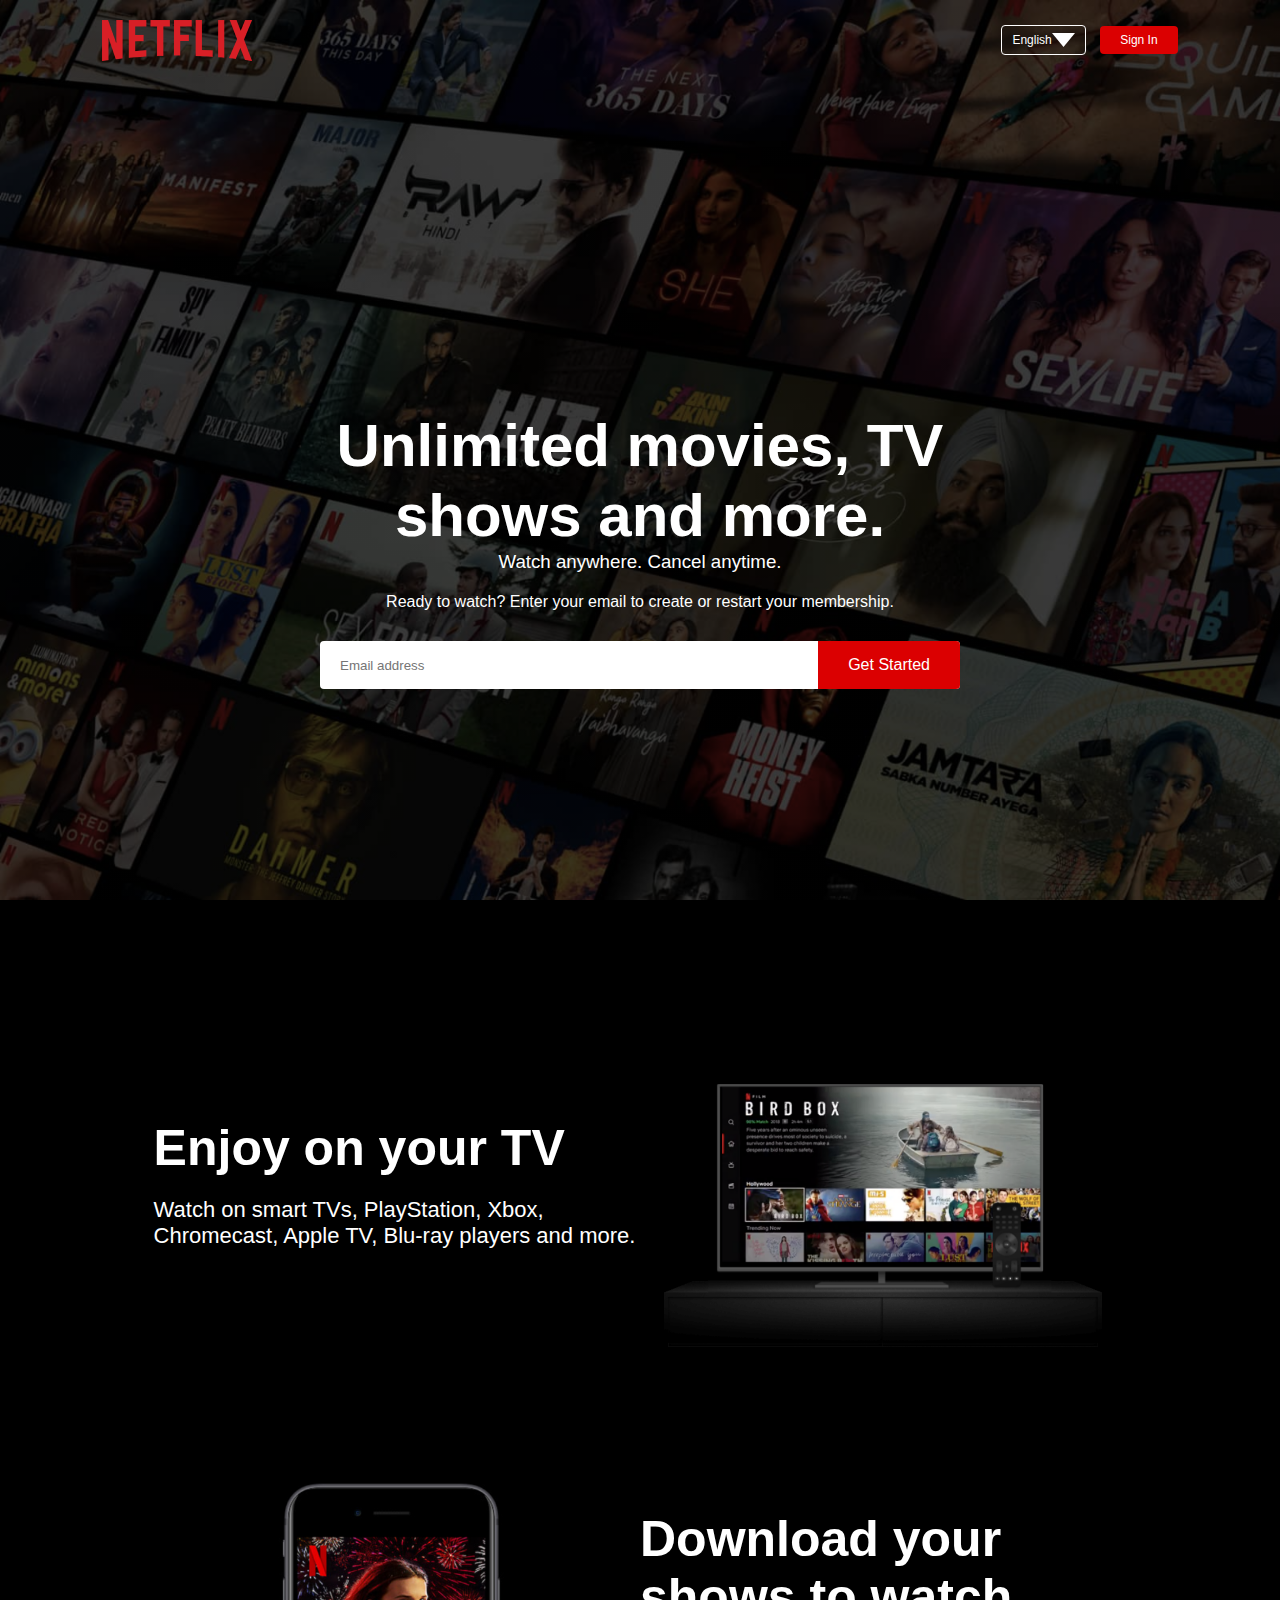
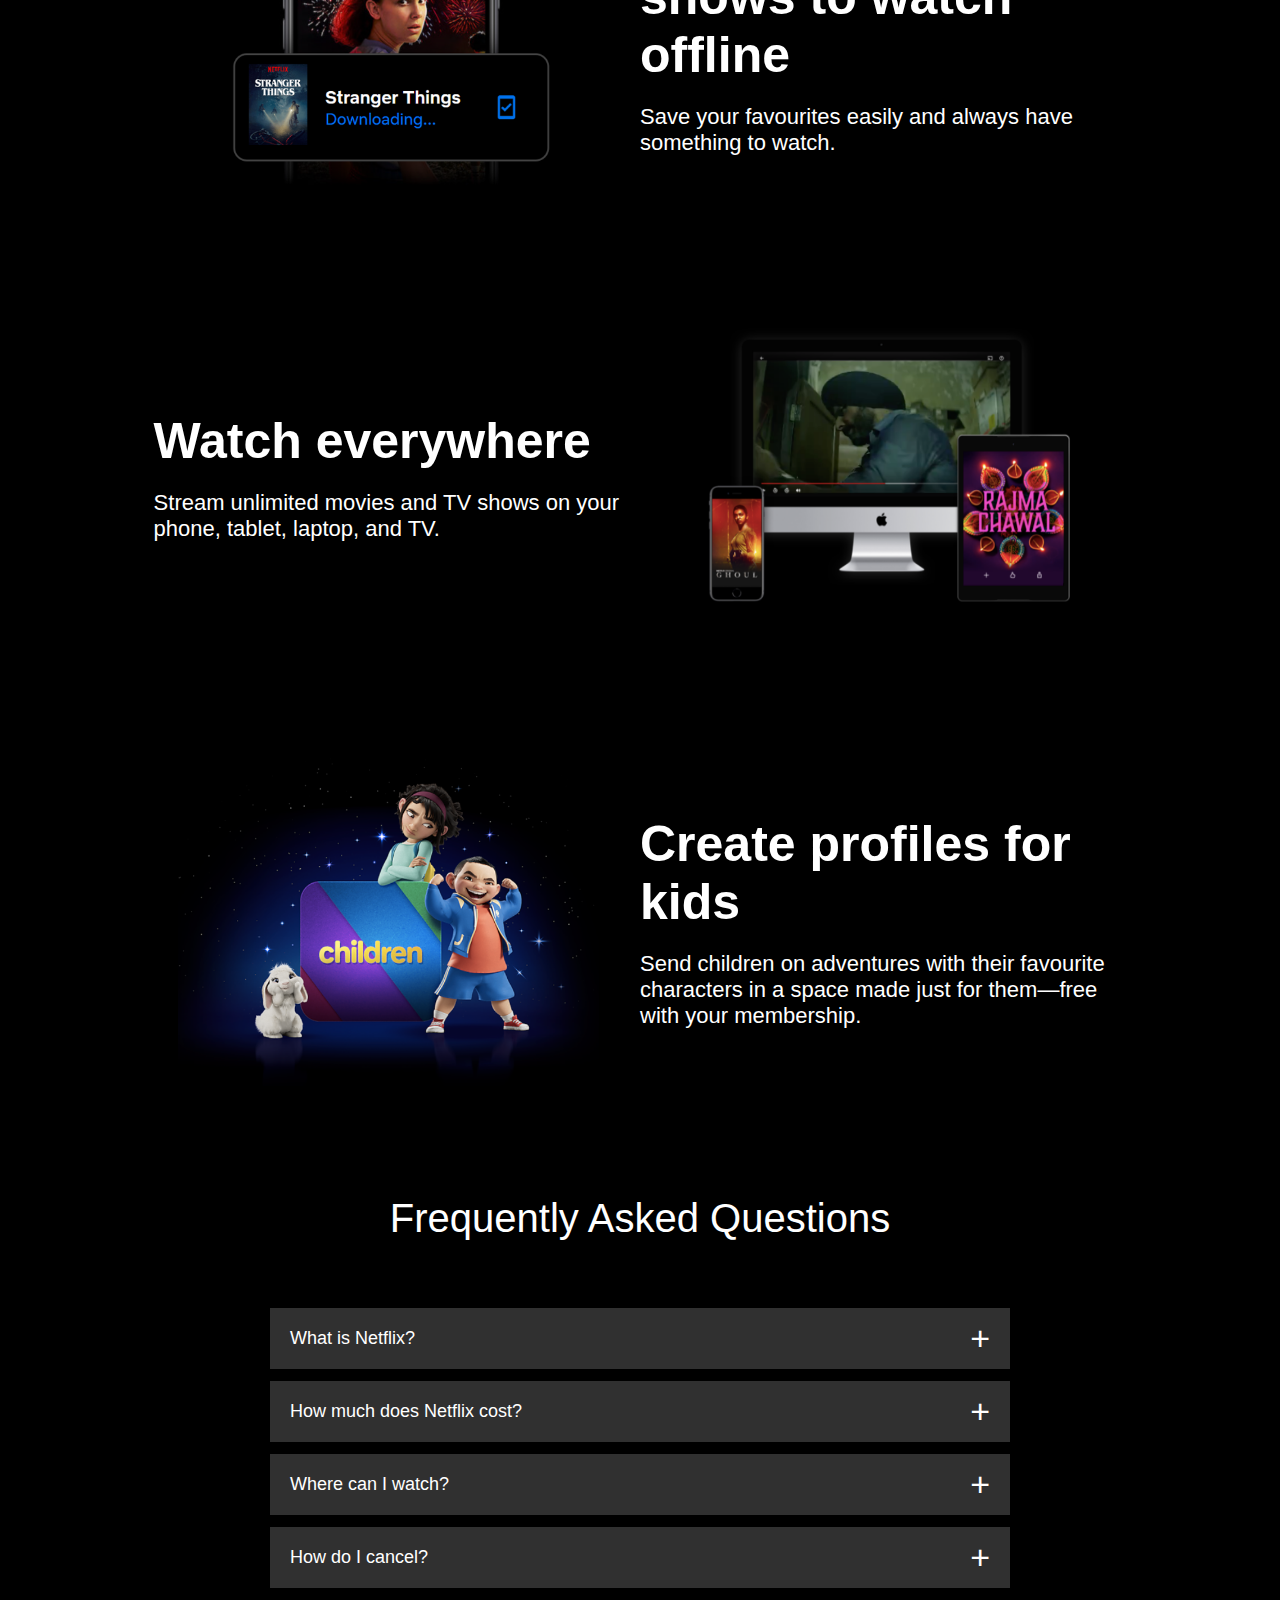
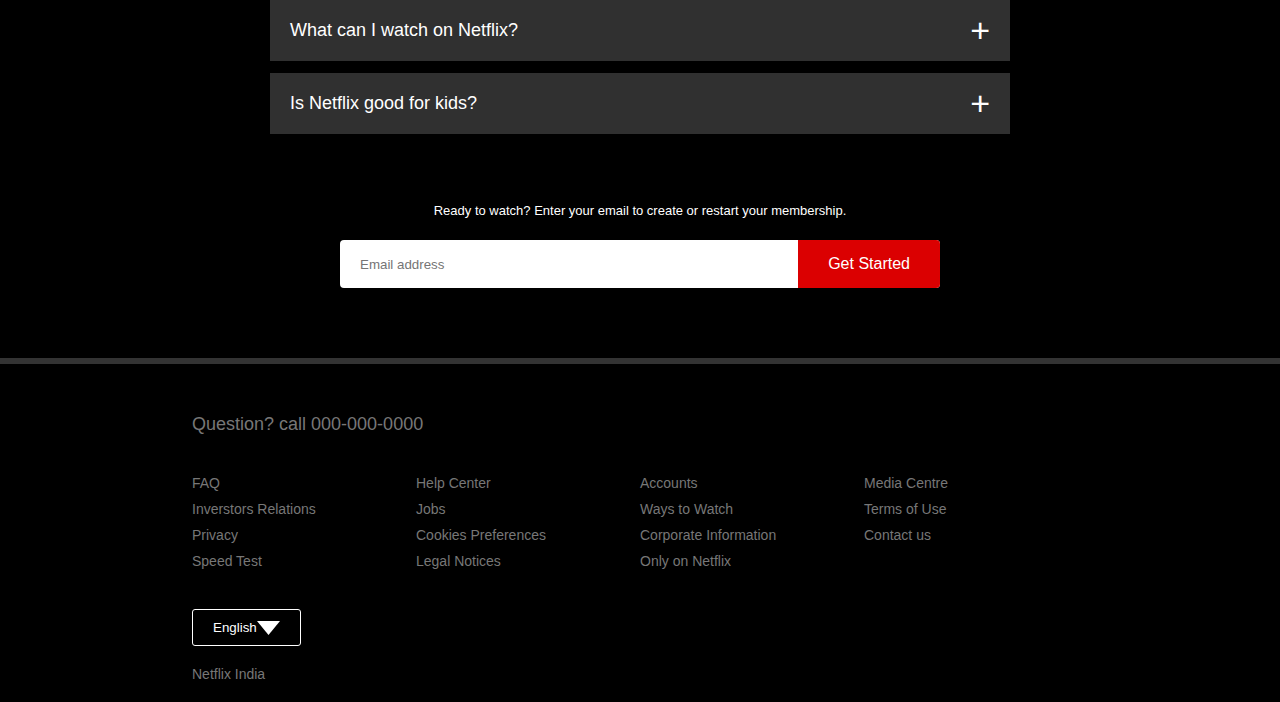
<file: Homepage of Netflix/index.html>
<!DOCTYPE html>
<html lang="en">

<head>
    <meta charset="UTF-8">
    <meta name="viewport" content="width=device-width, initial-scale=1.0">
    <title>Netflix</title>
    <link rel="stylesheet" href="style.css">
</head>

<body>

    <div class="header">
        <nav>
            <img src="netflix-img/logo.png" class="logo">
            <div>
                <button class="language-btn">English <img src="netflix-img/down-icon.png" alt=""></button>
                <button>Sign In</button>
            </div>
        </nav>
        <div class="header-content">
            <h1>Unlimited movies, TV shows and more.</h1>
            <h3>Watch anywhere. Cancel anytime.</h3>
            <p>Ready to watch? Enter your email to create or restart your membership.</p>
            <form class="email-signup">
                <input type="email" placeholder="Email address" required>
                <button type="submit">Get Started</button>
            </form>
        </div>
    </div>

    <div class="features">
        <div class="row">
            <div class="text-col">
                <h2>Enjoy on your TV</h2>
                <p>Watch on smart TVs, PlayStation, Xbox, Chromecast, Apple TV, Blu-ray players and more.</p>
            </div>
            <div class="img-col">
                <img src="netflix-img/feature-1.png">
            </div>

        </div>


        <div class="row">
            <div class="img-col">
                <img src="netflix-img/feature-2.png">
            </div>
            <div class="text-col">
                <h2>Download your shows to watch offline</h2>
                <p>Save your favourites easily and always have something to watch.</p>
            </div>
        </div>

        <div class="row">
            <div class="text-col">
                <h2>Watch everywhere</h2>
                <p>Stream unlimited movies and TV shows on your phone, tablet, laptop, and TV.</p>
            </div>
            <div class="img-col">
                <img src="netflix-img/feature-3.png">
            </div>
        </div>

        <div class="row">
            <div class="img-col">
                <img src="netflix-img/feature-4.png">
            </div>
            <div class="text-col">
                <h2>Create profiles for kids</h2>
                <p>Send children on adventures with their favourite characters in a space made just for them—free with
                    your
                    membership.</p>
            </div>

        </div>

    </div>



    <div class="faq">
        <h2>Frequently Asked Questions</h2>
        <ul class="accordion">
            <li>
                <input type="radio" name="accordion" id="first">
                <label for="first">What is Netflix?</label>
                <div class="content">
                    <p>Netflix is a streaming service that offers a wide variety of award-winning TV shows, movies,
                        anime, documentaries and more – on thousands of internet-connected devices.

                        You can watch as much as you want, whenever you want, without a single ad – all for one low
                        monthly price. There's always something new to discover, and new TV shows and movies are added
                        every week!</p>
                </div>
            </li>
            <li>
                <input type="radio" name="accordion" id="second">
                <label for="second">How much does Netflix cost?</label>
                <div class="content">
                    <p>Watch Netflix on your smartphone, tablet, Smart TV, laptop, or streaming device, all for one
                        fixed monthly fee. Plans range from ₹ 149 to ₹ 649 a month. No extra costs, no contracts.</p>
                </div>
            </li>
            <li>
                <input type="radio" name="accordion" id="third">
                <label for="third">Where can I watch?</label>
                <div class="content">
                    <p>Watch anywhere, anytime. Sign in with your Netflix account to watch instantly on the web at
                        netflix.com from your personal computer or on any internet-connected device that offers the
                        Netflix app, including smart TVs, smartphones, tablets, streaming media players and game
                        consoles.

                        You can also download your favourite shows with the iOS, Android, or Windows 10 app. Use
                        downloads to watch while you're on the go and without an internet connection. Take Netflix with
                        you anywhere.</p>
                </div>
            </li>
            <li>
                <input type="radio" name="accordion" id="fourth">
                <label for="fourth">How do I cancel?
                </label>
                <div class="content">
                    <p>Netflix is flexible. There are no annoying contracts and no commitments. You can easily cancel
                        your account online in two clicks. There are no cancellation fees – start or stop your account
                        anytime.</p>
                </div>
            </li>
            <li>
                <input type="radio" name="accordion" id="fifth">
                <label for="fifth">What can I watch on Netflix?</label>
                <div class="content">
                    <p>Netflix has an extensive library of feature films, documentaries, TV shows, anime, award-winning
                        Netflix originals, and more. Watch as much as you want, anytime you want.</p>
                </div>
            </li>
            <li>
                <input type="radio" name="accordion" id="sixth">
                <label for="sixth">Is Netflix good for kids?</label>
                <div class="content">
                    <p>The Netflix Kids experience is included in your membership to give parents control while kids
                        enjoy family-friendly TV shows and films in their own space.

                        Kids profiles come with PIN-protected parental controls that let you restrict the maturity
                        rating of content kids can watch and block specific titles you don’t want kids to see.</p>
                </div>
            </li>
        </ul>
        <small>Ready to watch? Enter your email to create or restart your membership.</small>
        <form class="email-signup">
            <input type="email" placeholder="Email address" required>
            <button type="submit">Get Started</button>
        </form>
    </div>

    <div class="footer">
        <h2>Question? call 000-000-0000</h2>

        <div class="row">
            <div class="col">
                <a href="#">FAQ</a>
                <a href="#">Inverstors Relations</a>
                <a href="#">Privacy</a>
                <a href="#">Speed Test</a>
            </div>
            <div class="col">
                <a href="#">Help Center</a>
                <a href="#">Jobs</a>
                <a href="#">Cookies Preferences</a>
                <a href="#">Legal Notices</a>
            </div>
            <div class="col">
                <a href="#">Accounts</a>
                <a href="#">Ways to Watch</a>
                <a href="#">Corporate Information</a>
                <a href="#">Only on Netflix</a>
            </div>
            <div class="col">
                <a href="#">Media Centre</a>
                <a href="#">Terms of Use</a>
                <a href="#">Contact us</a>
            </div>
        </div>
        <button class="language-btn">English <img src="netflix-img/down-icon.png" alt=""></button>
        <p class="copyright-txt">Netflix India</p>
    </div>
</body>

</html>
</file>
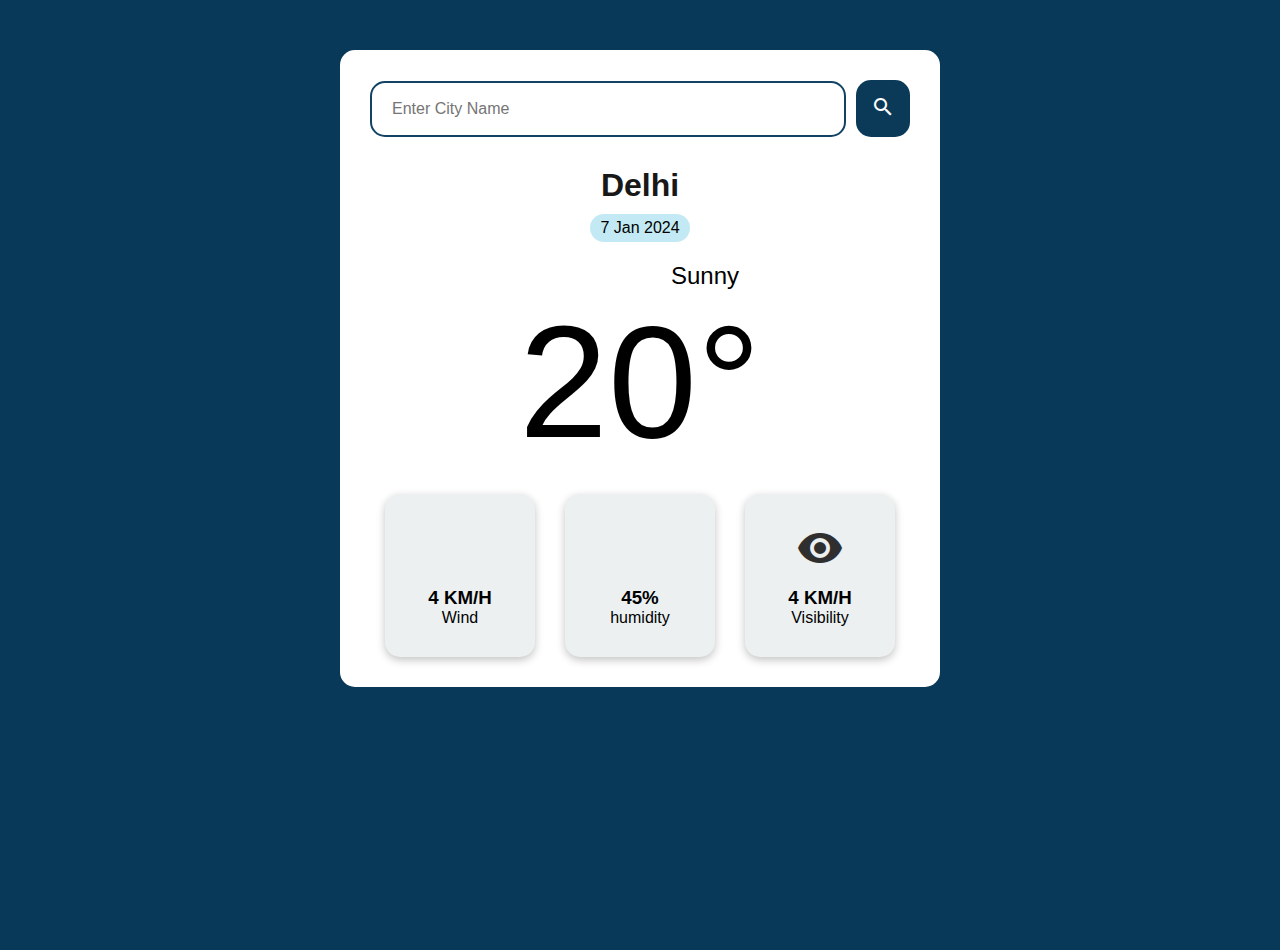
<file: weather/index.html>
<!DOCTYPE html>
<html lang="en">
    <head>
        <meta charset="UTF-8" />
        <meta name="viewport" content="width=device-width, initial-scale=1.0" />
        <link
            rel="stylesheet"
            href="https://fonts.googleapis.com/icon?family=Material+Icons"
        />
        <title>Weather App</title>
        <link rel="stylesheet" href="style.css" />
    </head>
    <body>
        <div class="weather-app">
            <form class="search-form" action="">
                <input
                    class="city-input"
                    type="text"
                    placeholder="Enter City Name"
                />
                <button class="search-btn" type="submit">
                    <i class="material-icons">search</i>
                </button>
            </form>
            <div class="city-date-section">
                <h2 class="city">Delhi</h2>
                <p class="date">7 Jan 2024</p>
            </div>
            <div class="temperature-info">
                <div class="description">
                    <i class="material-icons">sunny</i>
                    <span class="description-text">Sunny</span>
                </div>
                <div class="temp">20°</div>
            </div>
            <div class="additional-info">
                <div class="wind-info">
                    <i class="material-icons">air</i>
                    <div>
                        <h3 class="wind-speed">4 KM/H</h3>
                        <p class="wind-label">Wind</p>
                    </div>
                </div>
                <div class="humidity-info">
                    <i class="material-icons">water_drop</i>
                    <div>
                        <h3 class="humidity">45%</h3>
                        <p class="humidity-label">humidity</p>
                    </div>
                </div>
                <div class="visibility-info">
                    <i class="material-icons">visibility</i>
                    <div>
                        <h3 class="visibility-distance">4 KM/H</h3>
                        <p class="visibility">Visibility</p>
                    </div>
                </div>
            </div>
        </div>

        <script src="script.js"></script>
    </body>
</html>
</file>
<file: Homepage of Netflix/style.css>
* {
  margin: 0;
  padding: 0;
  font-family: 'Poppins', sans-serif;
  box-sizing: border-box;
}

body {
  background: #000;
  color: #fff;
}

.header {
  width: 100%;
  height: 100vh;
  background-image: linear-gradient(rgba(0, 0, 0, 0.7), rgba(0, 0, 0, 0.7)), url(netflix-img/header-image.png);
  background-size: cover;
  background-position: center;
  padding: 10px 8%;
  position: relative;
}

nav {
  display: flex;
  align-items: center;
  justify-content: space-between;
  padding: 10px 0;
}

.logo {
  width: 150px;
  cursor: pointer;
}

nav button {
  border: 0;
  outline: 0;
  background: #db0001;
  color: #fff;
  padding: 7px 20px;
  font-size: 12px;
  border-radius: 4px;
  margin-left: 10px;
  cursor: pointer;
}

.language-btn {
  display: inline-flex;
  align-items: center;
  background: transparent;
  border: 1px solid #fff;
  padding: 7px 10px;
}

language-btn img {
  width: 10px;
  margin-left: 10px;
}

.header-content {
  position: absolute;
  top: 50%;
  left: 50%;
  transform: translate(-50%, -50%);
  text-align: center;
  margin-top: 100px;
}

.header-content h1 {
  font-size: 60px;
  line-height: 70px;
  font-weight: 600;
  max-width: 650px;
}

.header-content h3 {
  font-weight: 400;
  margin-bottom: 20px;
}

.email-signup {
  background: #fff;
  border-radius: 4px;
  display: flex;
  align-items: center;
  margin-top: 30px;
  overflow: hidden;
}

.email-signup input {
  flex: 1;
  border: 0;
  outline: 0;
  margin-left: 20px;
}

.email-signup button {
  background: #db0001;
  border: 0;
  outline: 0;
  color: #fff;
  font-size: 16px;
  cursor: pointer;
  padding: 15px 30px;
}

/*----------------features---------------*/


.features {
  padding: 50px 12%;
  font-size: 22px;
}

.row {
  display: flex;
  width: 100%;
  align-items: center;
  flex-wrap: wrap;
  padding: 50px 0;
}

.text-col {
  flex-basis: 50%;
  margin-top: 20px;
}

.img-col {
  flex-basis: 50%;
  margin-top: 20px;
}

.img-col img {
  display: block;
  width: 90%;
  margin: auto;
}

.features h2 {
  font-size: 50px;
  font-weight: 600;
  margin-bottom: 20px;
}




/*-----------FAQ---------------*/

.faq {
  padding: 10px 12%;
  text-align: center;
  font-size: 18px;
}

.faq h2 {
  font-weight: 500;
  font-size: 40px;
}

.accordion {
  margin: 60px auto;
  width: 100%;
  max-width: 750px;
}

.accordion li {
  list-style: none;
  width: 100%;
  padding: 5px;
}

.accordion li label {
  display: flex;
  align-items: center;
  padding: 20px;
  font-size: 18px;
  font-weight: 500;
  background: #303030;
  margin-top: 2px;
  cursor: pointer;
  position: relative;
}

label::after {
  content: '+';
  font-size: 34px;
  position: absolute;
  right: 20px;
  transition: transform 0.5s;
}

input[type="radio"] {
  display: none;
}

.accordion .content {
  background: #303030;
  text-align: left;
  padding: 0 20px;
  max-height: 0;
  overflow: hidden;
  transition: max-height 0.5s, padding 0.5s;
}

.accordion input[type="radio"]:checked+label+.content {
  max-height: 600px;
  padding: 30px 20px;
}

.accordion input[type="radio"]:checked+label::after {
  transform: rotate(135deg);
}

.faq .email-signup {
  max-width: 600px;
  margin: 20px auto 60px;
}

.faq small {
  font-size: 13px;
}


/*----------footer---------*/

.footer {
  padding: 50px 15% 10px;
  border-top: 6px solid#333;
  color: #777;
}

.footer h2 {
  font-size: 18px;
  font-weight: 400;
  margin-bottom: 30px;
}

.footer .col {
  flex-basis: 25%;
  flex-grow: 1;
  margin-bottom: 20px;
}

.footer .col a {
  display: block;
  text-decoration: none;
  color: #777;
  font-size: 14px;
  margin-bottom: 10px;
}

.footer .row {
  align-items: flex-start;
  padding: 10px 0;
}

.footer .language-btn {
  color: #fff;
  padding: 10px 20px;
  border-radius: 3px;
}

.copyright-txt {
  font-size: 14px;
  margin-top: 20px;
  margin-bottom: 10px;
}

/*-----------media--------*/

@media only screen and (max-width:600px) {
  .logo {
      width: 100px;
  }

  nav button {
      padding: 5px 10px;
  }

  nav .language-btn {
      padding: 4px 8px;
  }

  .header-content {
      position: unset;
      transform: none;
      padding-top: 150px;

  }

  .header-content h1 {
      font-size: 30px;
  }

  .email-signup button {
      font-size: 12px;
      padding: 10px 15px;
  }

  .text-col,
  .img-col {
      flex-basis: 100%;
  }

  .features h2 {
      font-size: 30px;
  }

  .features p {
      font-size: 15px;
  }

  .row:nth-child(2),
  .row:nth-child(4) {
      flex-direction: column-reverse;
  }

  .features .row {
      padding: 10px 0;
  }

  .faq h2 {
      font-size: 20px;

  }

  .accordion .content {
      font-size: 14px;

  }

  .accordion li label {
      padding: 10px;
      font-size: 10px;
  }

  label ::after {
      font-size: 22px;

  }

}
</file>
<file: weather/style.css>
* {
  margin: 0;
  padding: 0;
  box-sizing: border-box;
}

body {
  background-color: hsl(204, 84%, 19%);
  font-family: Arial, Helvetica, sans-serif;
  height: 100vh;
}

.weather-app {
  background-color: white;
  max-width: 600px;
  margin: 50px auto;
  padding: 30px;
  border-radius: 15px;
}

.search-form {
  display: flex;
  align-items: center;
}

input[type="text"] {
  flex: 1;
  padding: 20px;
  border: 2px solid #124364;
  border-radius: 15px;
  font-size: 1rem;
  height: 3.5rem;
}

.search-btn {
  background-color: #0b3a59;
  border: none;
  padding: 15px;
  border-radius: 15px;
  cursor: pointer;
  color: white;
  margin-left: 10px;
  transition: backgroung-color 0.3s ease;
}

.search-btn:hover {
  background-color: #174869;
}

.city-date-section {
  margin-top: 30px;
  display: flex;
  align-items: center;
  justify-content: center;
  flex-direction: column;
  gap: 10px;
}

.city-date-section .city {
  font-size: 2rem;
  opacity: 0.9;
}

.city-date-section .date {
  background-color: #c3eaf4;
  padding: 5px 10px;
  border-radius: 15px;
}

.temperature-info {
  margin-top: 20px;
  display: flex;
  align-items: center;
  justify-content: center;
  flex-direction: column;
}

.temperature-info .temp {
  font-size: 10rem;
}

.temperature-info .description {
  display: flex;
  align-items: center;
  justify-content: center;
  gap: 10px;
}

.temperature-info .description i {
  font-size: 1.5rem;
  opacity: 0.8;
}

.temperature-info .description span {
  font-size: 1.5rem;
}

.additional-info {
  margin-top: 20px;
  display: flex;
  justify-content: space-around;
}

.wind-info,
.humidity-info,
.visibility-info {
  background-color: #ecf0f1;
  width: 150px;
  display: flex;
  align-items: center;
  justify-content: center;
  flex-direction: column;
  gap: 15px;
  border-radius: 15px;
  padding: 30px 20px;
  box-shadow: rgba(0, 0, 0, 0.24) 0px 3px 8px;
}

.additional-info .material-icons {
  font-size: 3rem;
  opacity: 0.8;
}

.wind-info div,
.humidity-info div,
.visibility-info div {
  text-align: center;
}
</file>
